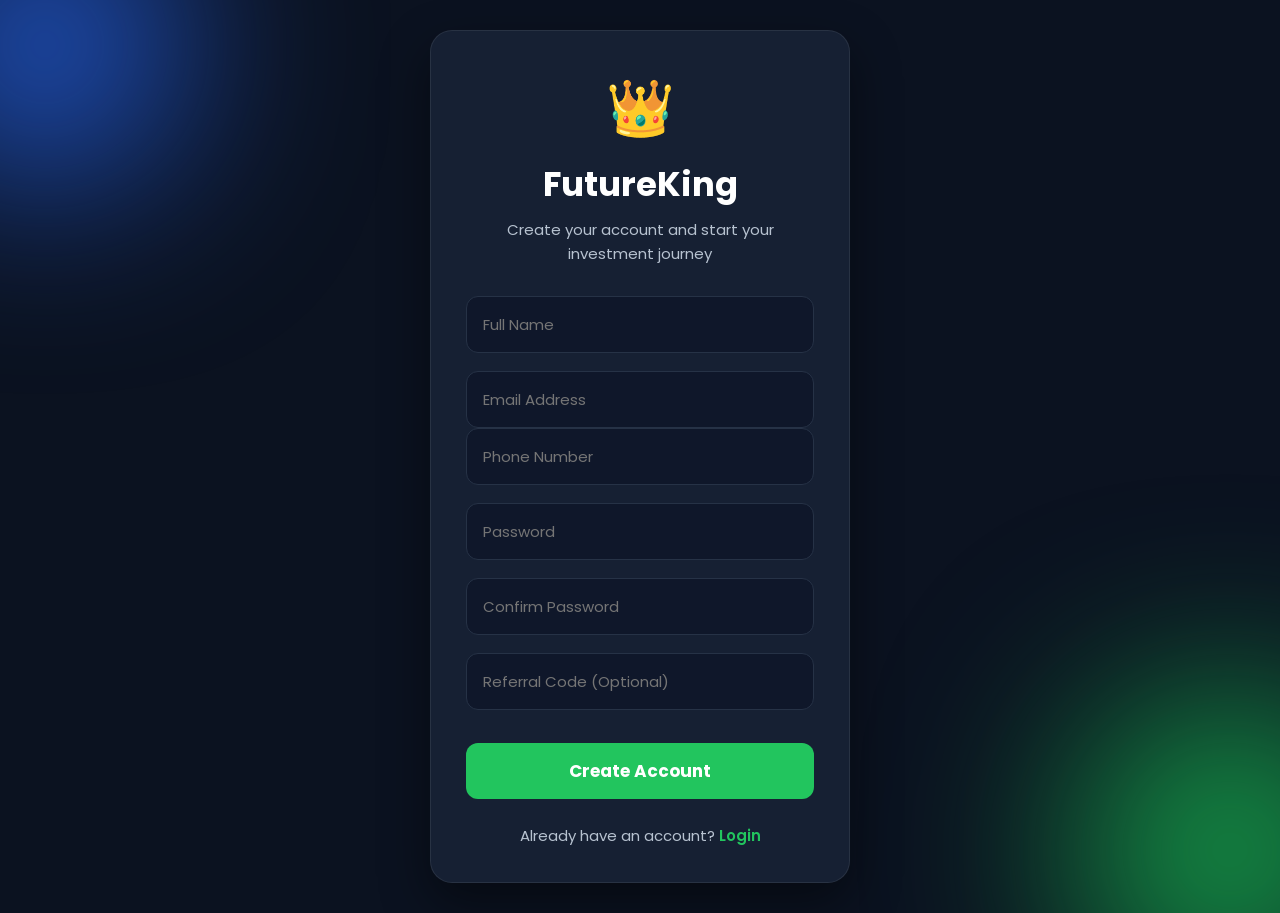
<file: index.html>
<!DOCTYPE html>
<html lang="en">
<head>
<meta charset="UTF-8">
<meta name="viewport" content="width=device-width, initial-scale=1.0">
<title>FutureKing</title>

<link rel="stylesheet" href="style.css">

<link rel="preconnect" href="https://fonts.googleapis.com">
<link rel="preconnect" href="https://fonts.gstatic.com" crossorigin>
<link href="https://fonts.googleapis.com/css2?family=Poppins:wght@300;400;500;600;700;800&display=swap" rel="stylesheet">

</head>

<body>

<div class="bg-circle one"></div>
<div class="bg-circle two"></div>

<section class="register-page">

<div class="register-card">

<div class="logo">

<div class="crown">
👑
</div>

<h1>FutureKing</h1>

<p>
Create your account and start your investment journey
</p>

</div>

<form id="registerForm">

<div class="input-box">

<input
type="text"
placeholder="Full Name"
required>

</div>

<div class="input-box">
<input type="email" placeholder="Email Address" required>
<input
type="tel"
placeholder="Phone Number"
required>

</div>

<div class="input-box">

<input
type="password"
placeholder="Password"
required>

</div>

<div class="input-box">

<input
type="password"
placeholder="Confirm Password"
required>

</div>

<div class="input-box">

<input
type="text"
placeholder="Referral Code (Optional)">

</div>

<button
type="submit"
class="main-btn">

Create Account

</button>

</form>

<div class="bottom-text">

Already have an account?

<a href="login.html">

Login

</a>

</div>

</div>

</section>

<script src="script.js"></script>

</body>
</html>
</file>
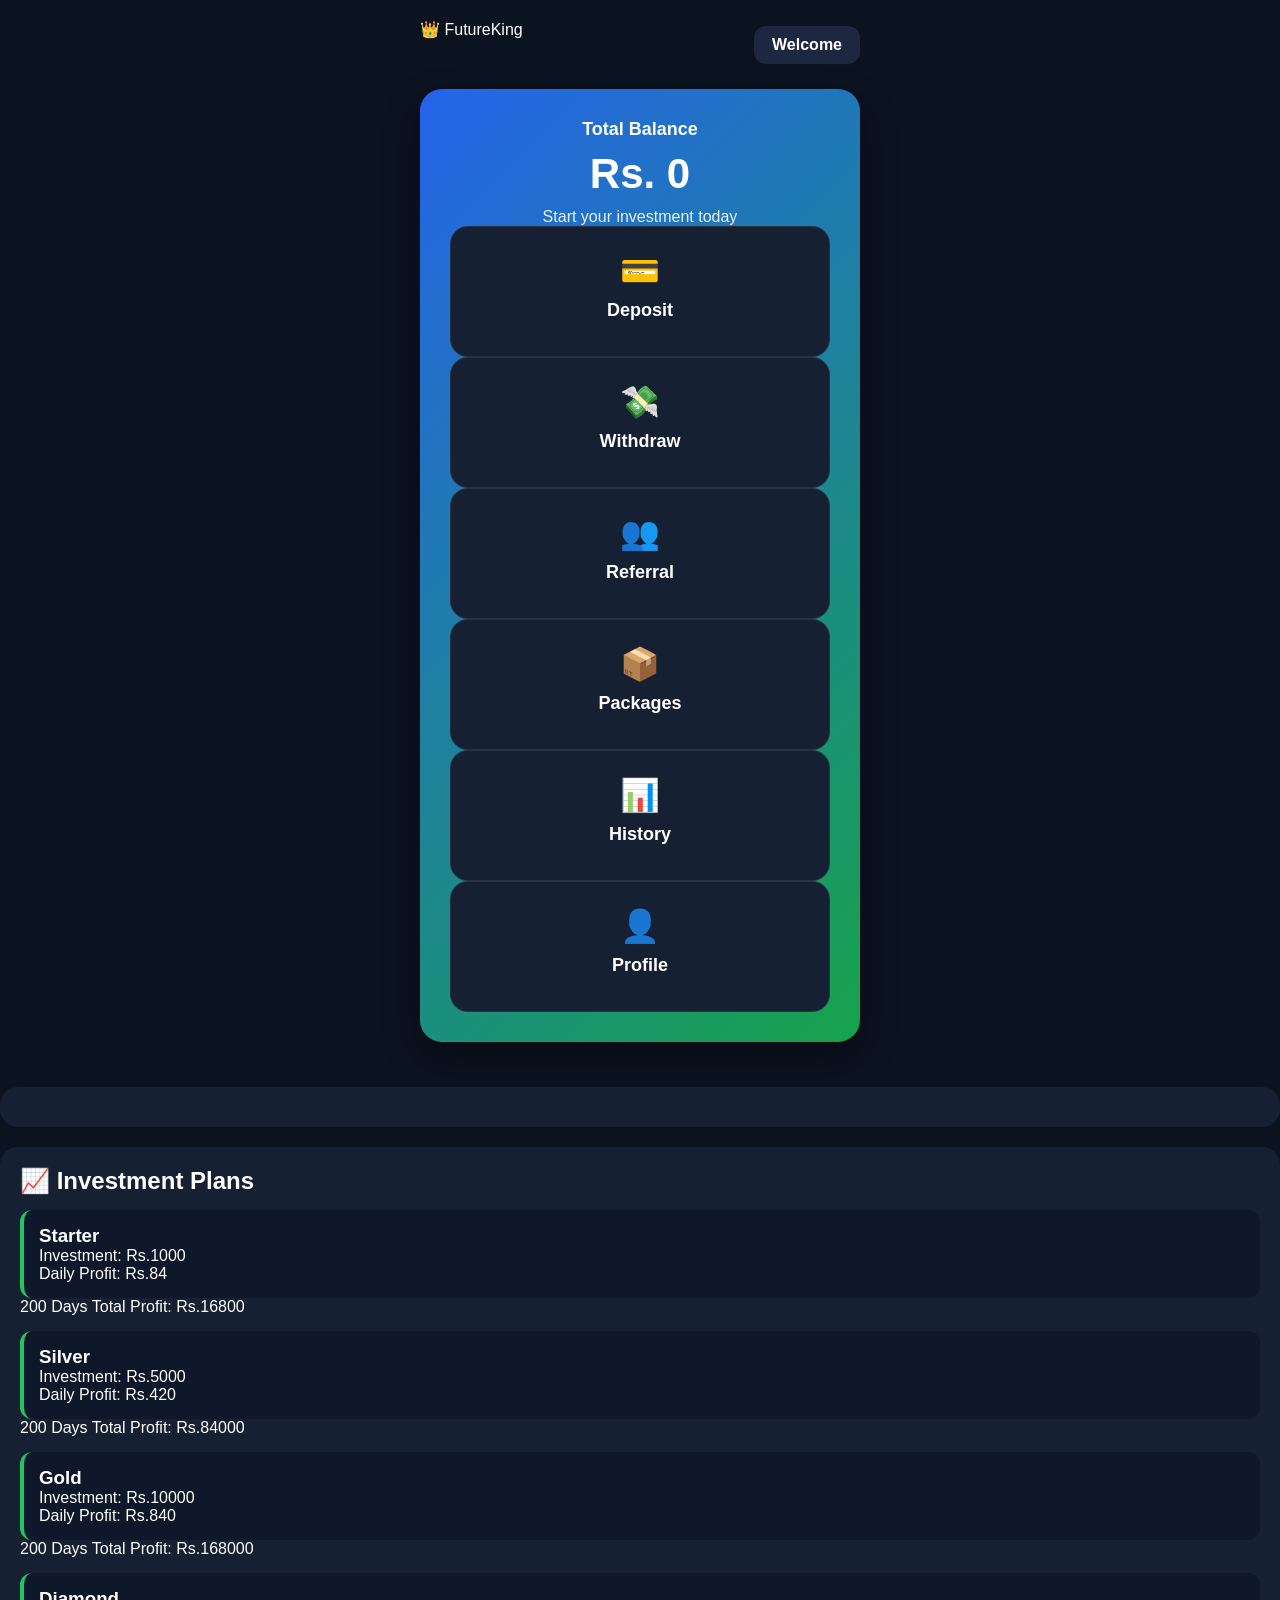
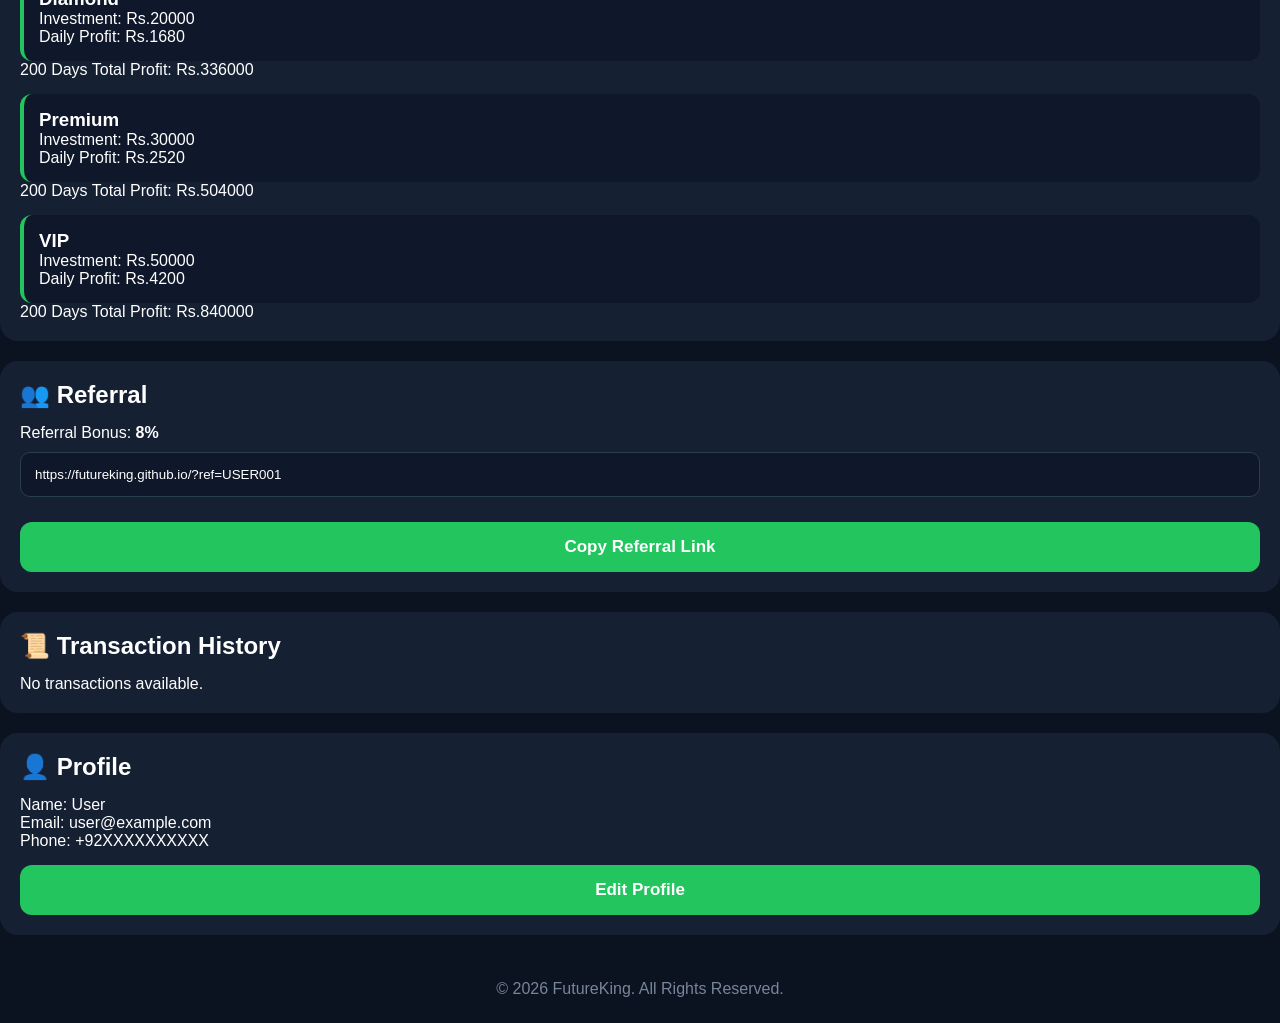
<file: dashboard.html>
<!DOCTYPE html>
<html lang="en">

<head>
<meta charset="UTF-8">
<meta name="viewport" content="width=device-width, initial-scale=1.0">
<title>FutureKing Dashboard</title>
<link rel="stylesheet" href="style.css">
</head>

<body>

<div class="dashboard">

<header class="topbar">

<div class="logo">
👑 <span>FutureKing</span>
</div>

<div class="user-box">
Welcome
</div>

</header>

<section class="balance-card">

<h3>Total Balance</h3>

<h1>Rs. 0</h1>

<p>Start your investment today</p>
<a href="deposit.html">
<div class="menu-card">
💳
<h3>Deposit</h3>
</div>
</a>


  

<a href="withdraw.html" style="text-decoration: none; color: inherit;">
    <div class="menu-card">
        💸
        <h3>Withdraw</h3>
    </div>
</a>

<div class="menu-card">
👥
<h3>Referral</h3>
</div>

<div class="menu-card">
📦
<h3>Packages</h3>
</div>

<div class="menu-card">
📊
<h3>History</h3>
</div>

<div class="menu-card">
👤
<h3>Profile</h3>
</div>
</div>
</section>
<section class="content-section">

<div class="content-card">



</div>

<div class="content-card">

<h2>📈 Investment Plans</h2>

<div class="plan">
<h3>Starter</h3>
<p>Investment: Rs.1000</p>
<p>Daily Profit: Rs.84</p>
</div>
<p>200 Days Total Profit: Rs.16800</p>
<div class="plan">
<h3>Silver</h3>
<p>Investment: Rs.5000</p>
<p>Daily Profit: Rs.420</p>
</div>
<p>200 Days Total Profit: Rs.84000</p>
<div class="plan">
<h3>Gold</h3>
<p>Investment: Rs.10000</p>
<p>Daily Profit: Rs.840</p>
</div>
  <p>200 Days Total Profit: Rs.168000</p>
<div class="plan">
  <h3>Diamond</h3>
  <p>Investment: Rs.20000</p>
  <p>Daily Profit: Rs.1680</p>
</div>
<p>200 Days Total Profit: Rs.336000</p>
<div class="plan">
  <h3>Premium</h3>
  <p>Investment: Rs.30000</p>
  <p>Daily Profit: Rs.2520</p>
</div>
<p>200 Days Total Profit: Rs.504000</p>
<div class="plan">
  <h3>VIP</h3>
  <p>Investment: Rs.50000</p>
  <p>Daily Profit: Rs.4200</p>
</div><p>200 Days Total Profit: Rs.840000</p>
</div>

<div class="content-card">

<h2>👥 Referral</h2>

<p>Referral Bonus: <b>8%</b></p>

<input type="text"
value="https://futureking.github.io/?ref=USER001"
readonly>

<button class="main-btn">
Copy Referral Link
</button>

</div>
<div class="content-card">

<h2>📜 Transaction History</h2>

<p>No transactions available.</p>

</div>

<div class="content-card">

<h2>👤 Profile</h2>

<p>Name: User</p>
<p>Email: user@example.com</p>
<p>Phone: +92XXXXXXXXXX</p>

<button class="main-btn">
Edit Profile
</button>

</div>

<footer>

<p>© 2026 FutureKing. All Rights Reserved.</p>

</footer>

</section>

</div>

<script src="script.js"></script>

</body>
</html>
</file>
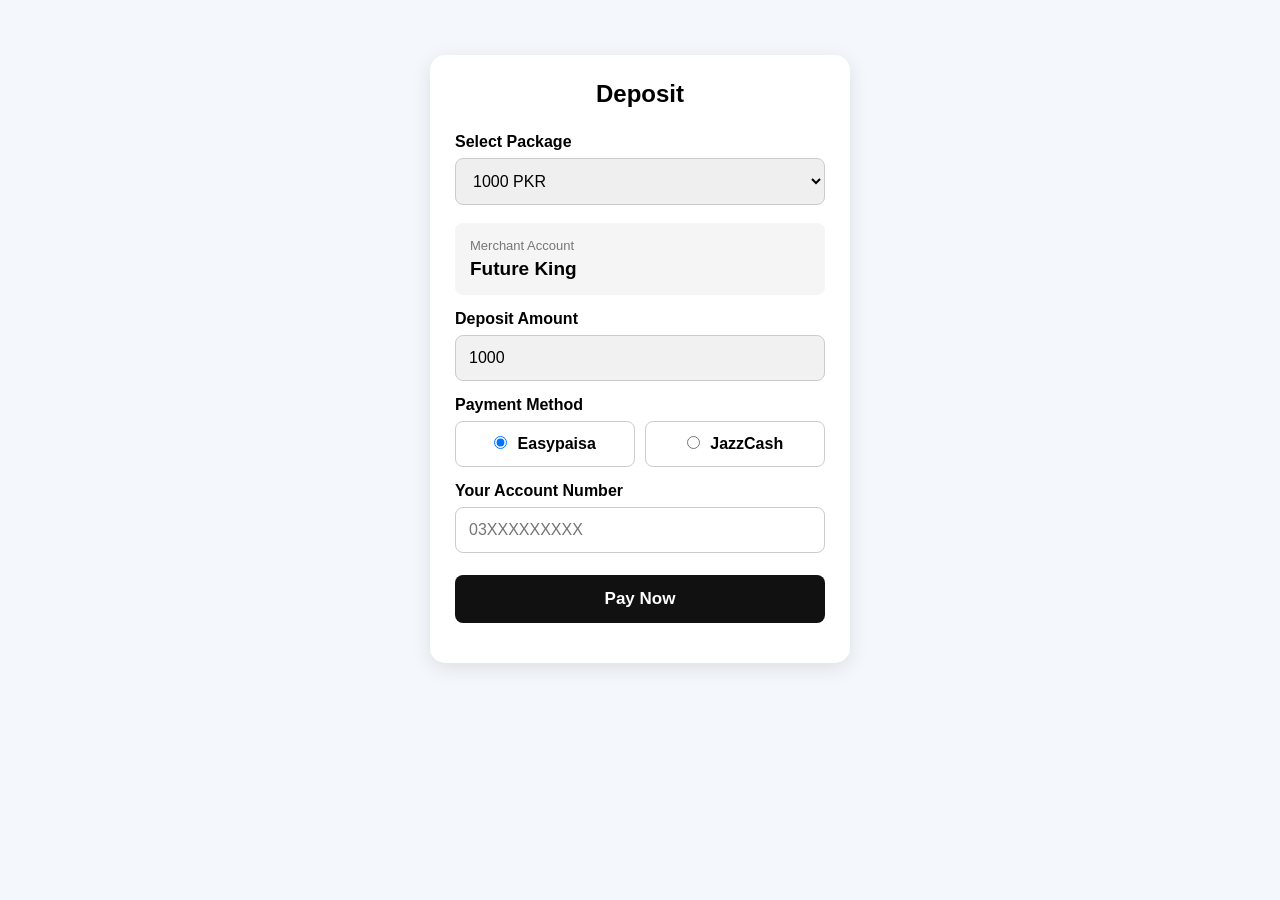
<file: deposit.html>
<!DOCTYPE html>
<html lang="en">
<head>
    <meta charset="UTF-8">
    <meta name="viewport" content="width=device-width, initial-scale=1.0">
    <title>Future King - Deposit</title>

    <style>
        * {
            box-sizing: border-box;
            margin: 0;
            padding: 0;
        }

        body {
            font-family: Arial, sans-serif;
            background: #f4f7fb;
            min-height: 100vh;
            padding: 25px 15px;
        }

        .deposit-box {
            max-width: 420px;
            margin: 30px auto;
            background: white;
            padding: 25px;
            border-radius: 15px;
            box-shadow: 0 5px 20px rgba(0,0,0,0.10);
        }

        h2 {
            text-align: center;
            margin-bottom: 25px;
        }

        label {
            display: block;
            margin-top: 15px;
            margin-bottom: 7px;
            font-weight: bold;
        }

        select,
        input {
            width: 100%;
            padding: 13px;
            border: 1px solid #ccc;
            border-radius: 8px;
            font-size: 16px;
        }

        input[readonly] {
            background: #f1f1f1;
        }

        .merchant {
            margin-top: 18px;
            padding: 15px;
            background: #f5f5f5;
            border-radius: 8px;
        }

        .merchant-title {
            font-size: 13px;
            color: #777;
        }

        .merchant-name {
            font-size: 19px;
            font-weight: bold;
            margin-top: 5px;
        }

        .payment-methods {
            display: flex;
            gap: 10px;
        }

        .payment-methods label {
            flex: 1;
            margin: 0;
            padding: 13px;
            border: 1px solid #ccc;
            border-radius: 8px;
            text-align: center;
            cursor: pointer;
        }

        .payment-methods input {
            width: auto;
            margin-right: 6px;
        }

        button {
            width: 100%;
            margin-top: 22px;
            padding: 14px;
            border: none;
            border-radius: 8px;
            background: #111;
            color: white;
            font-size: 17px;
            font-weight: bold;
            cursor: pointer;
        }

        button:hover {
            opacity: 0.9;
        }

        .message {
            text-align: center;
            margin-top: 15px;
            font-weight: bold;
        }
    </style>
</head>

<body>

<div class="deposit-box">

    <h2>Deposit</h2>

    <label for="package">Select Package</label>
    <select id="package" onchange="updateAmount()">
        <option value="1000">1000 PKR</option>
        <option value="5000">5000 PKR</option>
        <option value="10000">10000 PKR</option>
        <option value="20000">20000 PKR</option>
        <option value="30000">30000 PKR</option>
        <option value="40000">40000 PKR</option>
        <option value="50000">50000 PKR</option>
    </select>

    <div class="merchant">
        <div class="merchant-title">Merchant Account</div>
        <div class="merchant-name">Future King</div>
    </div>

    <label for="amount">Deposit Amount</label>
    <input type="number" id="amount" value="1000" readonly>

    <label>Payment Method</label>

    <div class="payment-methods">
        <label>
            <input type="radio" name="payment" value="easypaisa" checked>
            Easypaisa
        </label>

        <label>
            <input type="radio" name="payment" value="jazzcash">
            JazzCash
        </label>
    </div>

    <label for="accountNumber">Your Account Number</label>
    <input
        type="tel"
        id="accountNumber"
        placeholder="03XXXXXXXXX"
        maxlength="11"
    >

    <button onclick="payNow()">Pay Now</button>

    <div class="message" id="message"></div>

</div>

<script>

    function updateAmount() {
        const packageAmount = document.getElementById("package").value;
        document.getElementById("amount").value = packageAmount;
    }

    function payNow() {

        const packageAmount = document.getElementById("package").value;
        const accountNumber = document.getElementById("accountNumber").value;
        const paymentMethod = document.querySelector(
            'input[name="payment"]:checked'
        ).value;

        const message = document.getElementById("message");

        if (accountNumber.length !== 11) {
            message.innerHTML =
                "Please enter a valid 11-digit account number.";
            return;
        }

        message.innerHTML =
            "Payment request is being prepared...";

        /*
         * IMPORTANT:
         * Actual Easypaisa/JazzCash payment will be connected here.
         *
         * The payment provider will handle the secure
         * payment authorization.
         *
         * After successful payment verification,
         * the selected package will be activated.
         */

        console.log("Package:", packageAmount);
        console.log("Payment Method:", paymentMethod);
        console.log("Account:", accountNumber);
    }

</script>

</body>
</html>
</file>
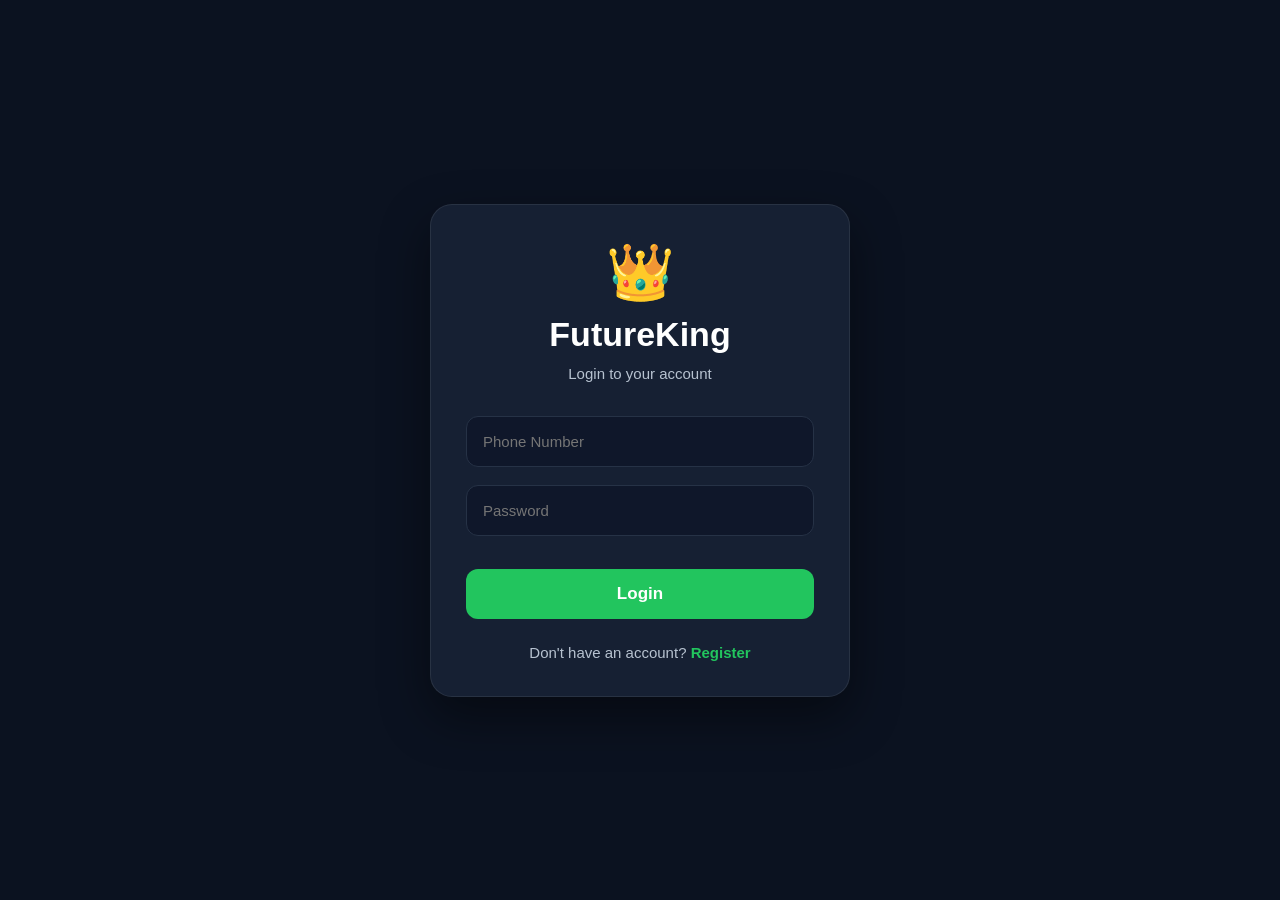
<file: login.html>
<!DOCTYPE html>
<html lang="en">
<head>
<meta charset="UTF-8">
<meta name="viewport" content="width=device-width, initial-scale=1.0">
<title>FutureKing Login</title>
<link rel="stylesheet" href="style.css">
</head>

<body>

<section class="register-page">

<div class="register-card">

<div class="logo">
<div class="crown">👑</div>
<h1>FutureKing</h1>
<p>Login to your account</p>
</div>

<form>

<div class="input-box">
<input type="tel" placeholder="Phone Number" required>
</div>

<div class="input-box">
<input type="password" placeholder="Password" required>
</div>

<button class="main-btn">
Login
</button>

</form>

<div class="bottom-text">
Don't have an account?
<a href="index.html">Register</a>
</div>

</div>

</section>

<script src="script.js"></script>

</body>
</html>
</file>
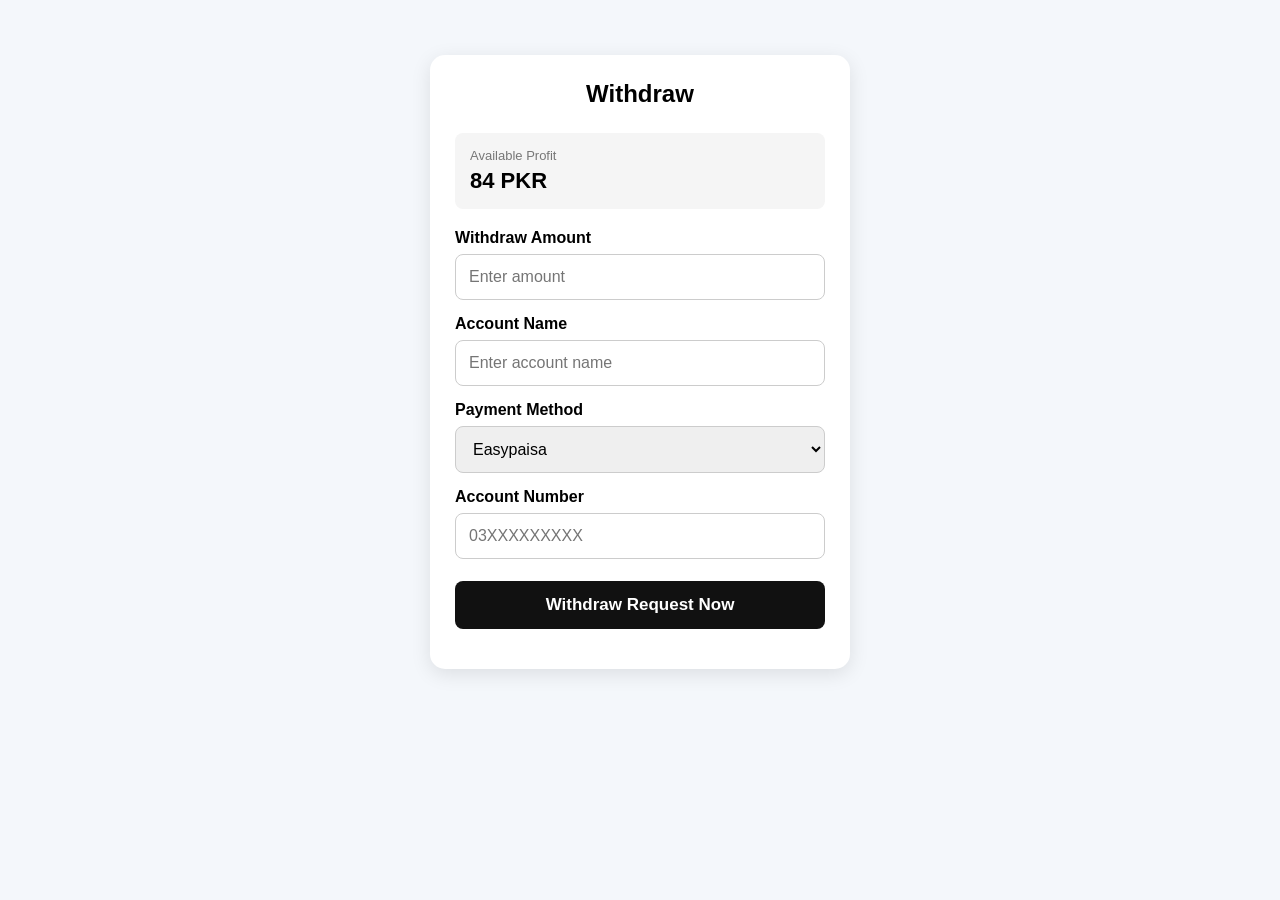
<file: withdraw.html>
<!DOCTYPE html>
<html lang="en">
<head>
    <meta charset="UTF-8">
    <meta name="viewport" content="width=device-width, initial-scale=1.0">
    <title>Future King - Withdraw</title>

    <style>
        * {
            box-sizing: border-box;
            margin: 0;
            padding: 0;
        }

        body {
            font-family: Arial, sans-serif;
            background: #f4f7fb;
            min-height: 100vh;
            padding: 25px 15px;
        }

        .withdraw-box {
            max-width: 420px;
            margin: 30px auto;
            background: white;
            padding: 25px;
            border-radius: 15px;
            box-shadow: 0 5px 20px rgba(0,0,0,0.10);
        }

        h2 {
            text-align: center;
            margin-bottom: 25px;
        }

        .balance {
            background: #f5f5f5;
            padding: 15px;
            border-radius: 8px;
            margin-bottom: 20px;
        }

        .balance-title {
            font-size: 13px;
            color: #777;
        }

        .balance-amount {
            font-size: 22px;
            font-weight: bold;
            margin-top: 5px;
        }

        label {
            display: block;
            margin-top: 15px;
            margin-bottom: 7px;
            font-weight: bold;
        }

        input,
        select {
            width: 100%;
            padding: 13px;
            border: 1px solid #ccc;
            border-radius: 8px;
            font-size: 16px;
        }

        button {
            width: 100%;
            margin-top: 22px;
            padding: 14px;
            border: none;
            border-radius: 8px;
            background: #111;
            color: white;
            font-size: 17px;
            font-weight: bold;
            cursor: pointer;
        }

        button:hover {
            opacity: 0.9;
        }

        .message {
            text-align: center;
            margin-top: 15px;
            font-weight: bold;
        }
    </style>
</head>

<body>

<div class="withdraw-box">

    <h2>Withdraw</h2>

    <div class="balance">
        <div class="balance-title">Available Profit</div>
        <div class="balance-amount">84 PKR</div>
    </div>

    <label for="amount">Withdraw Amount</label>
    <input
        type="number"
        id="amount"
        placeholder="Enter amount"
        min="1"
    >

    <label for="accountName">Account Name</label>
    <input
        type="text"
        id="accountName"
        placeholder="Enter account name"
    >

    <label for="method">Payment Method</label>
    <select id="method">
        <option value="easypaisa">Easypaisa</option>
        <option value="jazzcash">JazzCash</option>
    </select>

    <label for="accountNumber">Account Number</label>
    <input
        type="tel"
        id="accountNumber"
        placeholder="03XXXXXXXXX"
        maxlength="11"
    >

    <button onclick="withdrawRequest()">
        Withdraw Request Now
    </button>

    <div class="message" id="message"></div>

</div>

<script>
    const availableProfit = 84;

    function withdrawRequest() {

        const amount = Number(
            document.getElementById("amount").value
        );

        const accountName =
            document.getElementById("accountName").value.trim();

        const accountNumber =
            document.getElementById("accountNumber").value.trim();

        const message =
            document.getElementById("message");

        if (!amount || amount <= 0) {
            message.innerHTML =
                "Please enter withdrawal amount.";
            return;
        }

        if (amount > availableProfit) {
            message.innerHTML =
                "Insufficient available profit.";
            return;
        }

        if (accountName === "") {
            message.innerHTML =
                "Please enter account name.";
            return;
        }

        if (accountNumber.length !== 11) {
            message.innerHTML =
                "Please enter a valid 11-digit account number.";
            return;
        }

        message.innerHTML =
            "Withdrawal request submitted. Estimated processing time: up to 30 minutes.";
    }
</script>

</body>
</html>
</file>
<file: style.css>
*{
margin:0;
padding:0;
box-sizing:border-box;
font-family:'Poppins',sans-serif;
}

body{
background:#0b1220;
color:#fff;
overflow-x:hidden;
position:relative;
min-height:100vh;
}

.bg-circle{
position:fixed;
border-radius:50%;
filter:blur(100px);
z-index:-1;
}

.bg-circle.one{
width:250px;
height:250px;
background:#2563eb;
top:-80px;
left:-80px;
}

.bg-circle.two{
width:300px;
height:300px;
background:#16a34a;
right:-100px;
bottom:-100px;
}

.register-page{
display:flex;
justify-content:center;
align-items:center;
min-height:100vh;
padding:30px;
}

.register-card{
width:100%;
max-width:420px;
background:#162033;
border-radius:22px;
padding:35px;
box-shadow:0 20px 50px rgba(0,0,0,.45);
border:1px solid rgba(255,255,255,.08);
}

.logo{
text-align:center;
margin-bottom:30px;
}

.crown{
font-size:55px;
margin-bottom:10px;
}

.logo h1{
font-size:34px;
font-weight:700;
margin-bottom:8px;
}

.logo p{
color:#b7c2d0;
font-size:15px;
line-height:24px;
}

.input-box{
margin-bottom:18px;
}

.input-box input{
width:100%;
padding:16px;
background:#0f172a;
border:1px solid #263246;
border-radius:12px;
font-size:15px;
color:#fff;
outline:none;
transition:.3s;
}

.input-box input:focus{
border-color:#22c55e;
}
.main-btn{
width:100%;
padding:16px;
background:#22c55e;
border:none;
border-radius:12px;
font-size:17px;
font-weight:600;
color:#fff;
cursor:pointer;
transition:.3s;
}

.main-btn:hover{
background:#16a34a;
transform:translateY(-2px);
}

.bottom-text{
text-align:center;
margin-top:25px;
font-size:15px;
color:#b7c2d0;
}

.bottom-text a{
color:#22c55e;
text-decoration:none;
font-weight:600;
}

.bottom-text a:hover{
text-decoration:underline;
}

@media(max-width:480px){

.register-card{
padding:25px;
border-radius:18px;
}

.logo h1{
font-size:28px;
}

.logo p{
font-size:14px;
}

.crown{
font-size:46px;
}

.main-btn{
font-size:16px;
padding:15px;
}

}
/* ===== DASHBOARD ===== */

.dashboard{
max-width:1200px;
margin:auto;
padding:20px;
}

.topbar{
display:flex;
justify-content:space-between;
align-items:center;
margin-bottom:25px;
}

.topbar h2{
font-size:28px;
color:#ffffff;
}

.user{
background:#1e293b;
padding:10px 18px;
border-radius:10px;
color:#ffffff;
}

.balance-card{
background:linear-gradient(135deg,#2563eb,#1d4ed8);
padding:30px;
border-radius:20px;
text-align:center;
margin-bottom:30px;
box-shadow:0 15px 35px rgba(37,99,235,.35);
}

.balance-card h3{
font-size:18px;
margin-bottom:10px;
}

.balance-card h1{
font-size:42px;
margin-bottom:10px;
}

.balance-card p{
opacity:.9;
}

.action-grid{
display:grid;
grid-template-columns:repeat(2,1fr);
gap:15px;
margin-bottom:35px;
}

.action-card{
background:#162033;
border:1px solid rgba(255,255,255,.08);
border-radius:16px;
padding:25px;
text-decoration:none;
color:#fff;
text-align:center;
font-size:28px;
transition:.3s;
}

.action-card span{
display:block;
margin-top:10px;
font-size:16px;
}

.action-card:hover{
transform:translateY(-5px);
border-color:#22c55e;
}

.plans h2,
.history h2,
.support h2{
margin-bottom:18px;
}

.plan-card{
background:#162033;
padding:22px;
border-radius:16px;
margin-bottom:18px;
border:1px solid rgba(255,255,255,.08);
}

.plan-card{
background: #162033;
padding: 22px;
border-radius:16px;
margin-bottom:18px;
border:1px solid rgba(255,255,255,.08);
box-sizing:border-box;
height:auto;
}
.plan-card h3{
margin-bottom:10px;
}
.plan-card p{
margin:8px 0;
color:#cbd5e1;
}

.plan-card button{
margin-top:15px;
width:100%;
padding:14px;
background:#22c55e;
border:none;
border-radius:10px;
color:#fff;
font-size:16px;
font-weight:600;
cursor:pointer;
}

.plan-card button:hover{
background:#16a34a;
}

.history-card,
.support{
background:#162033;
padding:20px;
border-radius:16px;
margin-top:15px;
border:1px solid rgba(255,255,255,.08);
}

footer{
text-align:center;
padding:30px 0;
color:#94a3b8;
}

@media(max-width:768px){

.action-grid{
grid-template-columns:1fr 1fr;
}

.balance-card h1{
font-size:34px;
}

}

@media(max-width:500px){

.action-grid{
grid-template-columns:1fr;
}

.topbar{
flex-direction:column;
gap:15px;
}

}
.deposit-section{
margin-top:30px;
}

.deposit-section label{
display:block;
margin:15px 0 8px;
font-weight:600;
}

.deposit-section input,
.deposit-section select{
width:100%;
padding:15px;
background:#0f172a;
border:1px solid #2c3e50;
border-radius:10px;
color:#fff;
font-size:15px;
margin-bottom:15px;
}
/* ===== FUTUREKING DASHBOARD ===== */

.dashboard{
padding:20px;
max-width:480px;
margin:auto;
}

.topbar{
display:flex;
justify-content:space-between;
align-items:center;
margin-bottom:20px;
}

.user-box{
background:#1d2740;
padding:10px 18px;
border-radius:12px;
font-weight:600;
}

.balance-card{
background:linear-gradient(135deg,#2563eb,#16a34a);
padding:30px;
border-radius:22px;
text-align:center;
margin-bottom:25px;
box-shadow:0 15px 35px rgba(0,0,0,.35);
}

.balance-card h1{
font-size:42px;
margin:10px 0;
}

.menu-grid{
display:grid;
grid-template-columns:repeat(2,1fr);
gap:15px;
margin-bottom:25px;
}

.menu-card{
background:#162033;
border:1px solid rgba(255,255,255,.08);
border-radius:18px;
padding:25px 10px;
text-align:center;
font-size:32px;
transition:.3s;
}

.menu-card h3{
font-size:18px;
margin-top:10px;
}

.menu-card:hover{
transform:translateY(-5px);
border-color:#22c55e;
}

.content-card{
background:#162033;
padding:20px;
border-radius:18px;
margin-bottom:20px;
}

.content-card h2{
margin-bottom:15px;
}

.content-card input,
.content-card select{
width:100%;
padding:14px;
margin:10px 0;
background:#0f172a;
border:1px solid #2b3e50;
border-radius:10px;
color:#fff;
}

.main-btn{
width:100%;
padding:15px;
margin-top:15px;
background:#22c55e;
border:none;
border-radius:12px;
color:#fff;
font-size:17px;
font-weight:bold;
cursor:pointer;
}

.plan{
background:#0f172a;
padding:15px;
border-radius:12px;
margin-top:15px;
border-left:4px solid #22c55e;
}

footer{
text-align:center;
padding:25px;
opacity:.8;
}
a {
  text-decoration: none;
  color: inherit;
}

.menu-card h3 {
  color: white;
  font-weight: 700;
}
.menu-card {
  display: flex;
  flex-direction: column;
  align-items: center;
  justify-content: center;
}

.menu-card a {
  display: block;
}
.menu-card {
  width: 100%;
}

.menu-card a {
  display: contents;
}
.menu-grid {
  display: grid;
  grid-template-columns: repeat(2, 1fr);
  gap: 15px;
}

.menu-grid a {
  text-decoration: none;
  color: inherit;
}
/* ===== Deposit Page ===== */

.deposit-card{
max-width:500px;
margin:30px auto;
background:#162033;
padding:25px;
border-radius:20px;
border:1px solid rgba(255,255,255,.08);
}

.deposit-title{
text-align:center;
font-size:30px;
margin-bottom:20px;
}

.deposit-info{
background:#0f172a;
padding:15px;
border-left:5px solid #22c55e;
border-radius:12px;
margin-bottom:20px;
}

.deposit-card label{
display:block;
margin:15px 0 8px;
font-weight:600;
}

.deposit-card input,
.deposit-card select{
width:100%;
padding:15px;
background:#0f172a;
border:1px solid #2c3e50;
border-radius:12px;
color:#fff;
font-size:15px;
margin-bottom:15px;
outline:none;
}

.deposit-card input:focus,
.deposit-card select:focus{
border-color:#22c55e;
}

.payment-box{
background:#0f172a;
padding:15px;
border-radius:12px;
margin:15px 0;
border:1px solid rgba(255,255,255,.08);
}

.payment-box p{
margin:8px 0;
color:#fff;
}

.submit-btn{
width:100%;
padding:16px;
background:#22c55e;
border:none;
border-radius:12px;
color:#fff;
font-size:18px;
font-weight:bold;
cursor:pointer;
transition:.3s;
}

.submit-btn:hover{
background:#16a34a;
}/* ===== Premium Deposit Design ===== */

.deposit-card{
max-width:550px;
margin:30px auto;
background:linear-gradient(180deg,#162033,#101827);
padding:30px;
border-radius:22px;
border:1px solid rgba(255,255,255,.08);
box-shadow:0 15px 40px rgba(0,0,0,.35);
}

.deposit-title{
text-align:center;
font-size:30px;
font-weight:700;
margin-bottom:20px;
color:#fff;
}

.deposit-info{
background:linear-gradient(135deg,#22c55e,#16a34a);
padding:18px;
border-radius:15px;
margin-bottom:20px;
text-align:center;
color:#fff;
}

.deposit-info h3{
margin-bottom:8px;
font-size:22px;
}

.deposit-info p{
color:#fff;
margin:0;
}

.deposit-card label{
display:block;
margin:16px 0 8px;
font-weight:600;
font-size:15px;
}

.deposit-card select,
.deposit-card input{
width:100%;
padding:15px;
background:#0f172a;
border:1px solid #2d3b54;
border-radius:12px;
color:#fff;
font-size:15px;
outline:none;
margin-bottom:15px;
transition:.3s;
}

.deposit-card select:focus,
.deposit-card input:focus{
border-color:#22c55e;
box-shadow:0 0 10px rgba(34,197,94,.3);
}

.payment-box{
background:#0f172a;
padding:18px;
border-radius:15px;
border-left:5px solid #22c55e;
margin-bottom:20px;
}

.payment-box h3{
margin-bottom:10px;
}

.payment-box p{
margin:8px 0;
color:#dbe4f0;
}

.submit-btn{
width:100%;
padding:16px;
background:linear-gradient(135deg,#22c55e,#16a34a);
border:none;
border-radius:12px;
color:#fff;
font-size:17px;
font-weight:700;
cursor:pointer;
transition:.3s;
}

.submit-btn:hover{
transform:translateY(-2px);
box-shadow:0 10px 25px rgba(34,197,94,.35);
}
</file>
